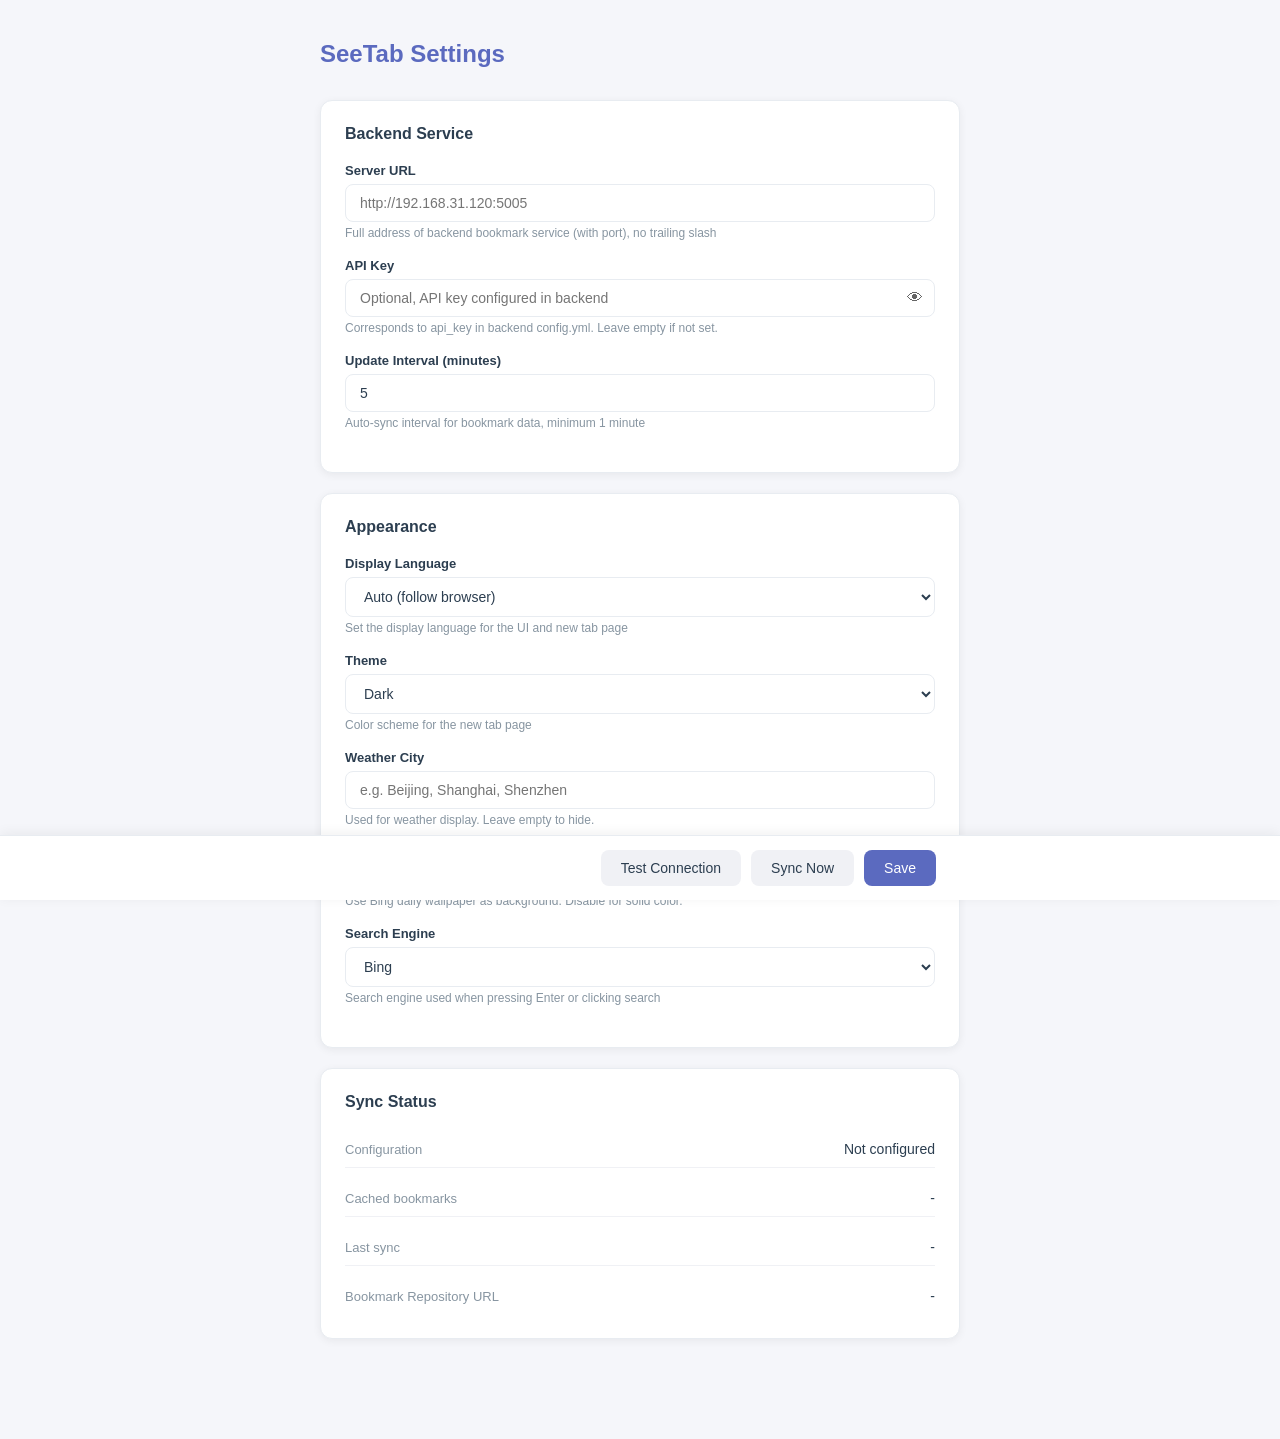
<file: extension/options.html>
<!DOCTYPE html>
<html lang="zh-CN">
<head>
<meta charset="UTF-8">
<meta name="viewport" content="width=device-width, initial-scale=1.0">
<title>SeeTab - Settings</title>
<link rel="stylesheet" href="options.css">
</head>
<body>
<div class="container">
  <div class="header">
    <h1 data-i18n="settings.header">SeeTab 设置</h1>
  </div>

  <div class="card">
    <h2 data-i18n="settings.backend">后端服务配置</h2>

    <div class="form-group">
      <label for="serverUrl" data-i18n="settings.serverUrl">服务地址</label>
      <input type="text" id="serverUrl" data-i18n-placeholder="settings.serverUrl.placeholder" placeholder="http://192.168.31.120:5005">
      <small data-i18n="settings.serverUrl.desc">后端书签服务的完整地址（含端口），不带末尾斜杠</small>
    </div>

    <div class="form-group">
      <label for="apiPassword" data-i18n="settings.apiPassword">访问密码</label>
      <div class="password-wrap">
        <input type="password" id="apiPassword" data-i18n-placeholder="settings.apiPassword.placeholder" placeholder="可选，后端配置的 API Key">
        <button class="toggle-pwd" id="togglePwd" data-i18n-title="settings.togglePassword" title="显示/隐藏">👁</button>
      </div>
      <small data-i18n="settings.apiPassword.desc">与后端 config.yml 中 api_key 对应，未设置则留空</small>
    </div>

    <div class="form-group">
      <label for="updateInterval" data-i18n="settings.updateInterval">更新间隔（分钟）</label>
      <input type="number" id="updateInterval" min="1" max="1440" value="5">
      <small data-i18n="settings.updateInterval.desc">后台自动同步书签数据的时间间隔，最少 1 分钟</small>
    </div>
  </div>

  <div class="card">
    <h2 data-i18n="settings.appearance">外观设置</h2>

    <div class="form-group">
      <label for="locale" data-i18n="settings.language">显示语言</label>
      <select id="locale">
        <option value="auto" data-i18n="settings.language.auto">自动（跟随浏览器）</option>
        <option value="zh" data-i18n="settings.language.zh">中文</option>
        <option value="en" data-i18n="settings.language.en">English</option>
      </select>
      <small data-i18n="settings.language.desc">设置界面和导航页的显示语言</small>
    </div>

    <div class="form-group">
      <label for="theme" data-i18n="settings.theme">主题</label>
      <select id="theme">
        <option value="dark" data-i18n="settings.theme.dark">暗色</option>
        <option value="light" data-i18n="settings.theme.light">亮色</option>
      </select>
      <small data-i18n="settings.theme.desc">新标签页的明暗主题</small>
    </div>

    <div class="form-group">
      <label for="weatherCity" data-i18n="settings.weatherCity">天气城市</label>
      <input type="text" id="weatherCity" data-i18n-placeholder="settings.weatherCity.placeholder" placeholder="如：北京、上海、Shenzhen">
      <small data-i18n="settings.weatherCity.desc">用于显示天气信息，留空则不显示</small>
    </div>

    <div class="form-group">
      <label for="enableWallpaper" data-i18n="settings.wallpaper">Bing 每日壁纸</label>
      <label class="switch">
        <input type="checkbox" id="enableWallpaper" checked>
        <span class="slider"></span>
      </label>
      <small data-i18n="settings.wallpaper.desc">启用后将使用 Bing 每日壁纸作为背景，禁用则使用默认纯色背景</small>
    </div>

    <div class="form-group">
      <label for="searchEngine" data-i18n="settings.searchEngine">搜索引擎</label>
      <select id="searchEngine">
        <option value="bing">Bing</option>
        <option value="google">Google</option>
        <option value="baidu" data-i18n="search.engine.baidu">百度</option>
      </select>
      <small data-i18n="settings.searchEngine.desc">搜索框回车或点击搜索按钮时使用的搜索引擎</small>
    </div>
  </div>

  <div class="card">
    <h2 data-i18n="settings.syncStatus">同步状态</h2>
    <div class="status-grid">
      <div class="status-item">
        <span class="status-label" data-i18n="settings.configStatus">配置状态</span>
        <span class="status-value" id="statusConfig" data-i18n="settings.notConfigured">未配置</span>
      </div>
      <div class="status-item">
        <span class="status-label" data-i18n="settings.cacheCount">缓存书签数</span>
        <span class="status-value" id="statusTotal">-</span>
      </div>
      <div class="status-item">
        <span class="status-label" data-i18n="settings.lastSync">上次同步</span>
        <span class="status-value" id="statusLastFetch">-</span>
      </div>
      <div class="status-item">
        <span class="status-label" data-i18n="repo.url">代码库地址</span>
        <span class="status-value" id="statusRepoUrl">-</span>
      </div>
    </div>
  </div>
</div>

<!-- 底部固定操作栏 -->
<div class="bottom-bar">
  <div class="bottom-bar-inner">
    <div class="status" id="status"></div>
    <div class="bottom-actions">
      <button class="btn btn-secondary" id="testBtn" data-i18n="settings.testConnection">测试连接</button>
      <button class="btn btn-secondary" id="syncBtn" data-i18n="settings.syncNow">立即同步</button>
      <button class="btn btn-primary" id="saveBtn" data-i18n="settings.saveConfig">保存配置</button>
    </div>
  </div>
</div>

<script src="i18n.js"></script>
<script src="options.js"></script>
</body>
</html>
</file>
<file: extension/options.css>
* { margin: 0; padding: 0; box-sizing: border-box; }

body {
  font-family: -apple-system, BlinkMacSystemFont, "Segoe UI", Roboto, "Noto Sans SC", sans-serif;
  background: #f5f6fa;
  color: #2c3e50;
  min-height: 100vh;
  padding: 40px 20px 80px;
}

.container {
  max-width: 640px;
  margin: 0 auto;
}

.header {
  margin-bottom: 32px;
}

.header h1 {
  font-size: 24px;
  font-weight: 700;
  color: #5b6abf;
}

.card {
  background: #fff;
  border-radius: 12px;
  padding: 24px;
  margin-bottom: 20px;
  box-shadow: 0 2px 8px rgba(0,0,0,0.06);
  border: 1px solid #e8ecf1;
}

.card h2 {
  font-size: 16px;
  font-weight: 600;
  margin-bottom: 20px;
  color: #2c3e50;
}

.form-group {
  margin-bottom: 18px;
}

.form-group label:first-child {
  display: block;
  font-size: 13px;
  font-weight: 600;
  margin-bottom: 6px;
  color: #2c3e50;
}

.form-group input[type="text"],
.form-group input[type="password"],
.form-group input[type="number"],
.form-group select {
  width: 100%;
  padding: 10px 14px;
  border: 1px solid #e8ecf1;
  border-radius: 8px;
  font-size: 14px;
  outline: none;
  transition: border-color 0.2s;
  color: #2c3e50;
  background: #fff;
}

.form-group input:focus,
.form-group select:focus {
  border-color: #5b6abf;
  box-shadow: 0 0 0 3px rgba(91,106,191,0.1);
}

.form-group small {
  display: block;
  font-size: 12px;
  color: #8795a1;
  margin-top: 4px;
}

.password-wrap {
  position: relative;
}

.password-wrap input {
  padding-right: 44px !important;
}

.toggle-pwd {
  position: absolute;
  right: 8px;
  top: 50%;
  transform: translateY(-50%);
  background: none;
  border: none;
  cursor: pointer;
  font-size: 16px;
  padding: 4px;
  opacity: 0.6;
}

.toggle-pwd:hover { opacity: 1; }

.btn {
  padding: 10px 20px;
  border-radius: 8px;
  border: none;
  font-size: 14px;
  cursor: pointer;
  transition: all 0.2s;
  font-weight: 500;
}

.btn-primary {
  background: #5b6abf;
  color: #fff;
}

.btn-primary:hover { background: #4a57a3; }

.btn-secondary {
  background: #f0f1f5;
  color: #2c3e50;
}

.btn-secondary:hover { background: #e8ecf1; }

.status {
  margin-top: 12px;
  font-size: 13px;
  min-height: 20px;
}

.status.success { color: #2ecc71; }
.status.error { color: #e74c3c; }

.status-grid {
  display: grid;
  gap: 12px;
}

.status-item {
  display: flex;
  justify-content: space-between;
  align-items: center;
  padding: 10px 0;
  border-bottom: 1px solid #f0f1f5;
}

.status-item:last-child { border-bottom: none; }

.status-label { font-size: 13px; color: #8795a1; }

.status-value {
  font-size: 14px;
  font-weight: 500;
  color: #2c3e50;
  max-width: 60%;
  word-break: break-all;
  text-align: right;
}

/* 开关样式 */
.switch {
  position: relative;
  display: inline-block;
  width: 42px;
  height: 24px;
  vertical-align: middle;
  margin-left: 8px;
}

.switch input { opacity: 0; width: 0; height: 0; }

.slider {
  position: absolute;
  cursor: pointer;
  inset: 0;
  background: #ccc;
  border-radius: 24px;
  transition: background 0.2s;
}

.slider::before {
  content: '';
  position: absolute;
  width: 18px;
  height: 18px;
  left: 3px;
  bottom: 3px;
  background: #fff;
  border-radius: 50%;
  transition: transform 0.2s;
}

.switch input:checked + .slider { background: #5b6abf; }
.switch input:checked + .slider::before { transform: translateX(18px); }

/* 底部固定操作栏 */
.bottom-bar {
  position: fixed;
  bottom: 0;
  left: 0;
  right: 0;
  background: #fff;
  border-top: 1px solid #e8ecf1;
  box-shadow: 0 -2px 12px rgba(0,0,0,0.06);
  z-index: 100;
}

.bottom-bar-inner {
  max-width: 640px;
  margin: 0 auto;
  padding: 14px 24px;
  display: flex;
  align-items: center;
  justify-content: space-between;
  gap: 16px;
}

.bottom-actions {
  display: flex;
  gap: 10px;
  flex-shrink: 0;
}

.bottom-bar .status {
  margin-top: 0;
  font-size: 13px;
  min-height: 0;
}
</file>
